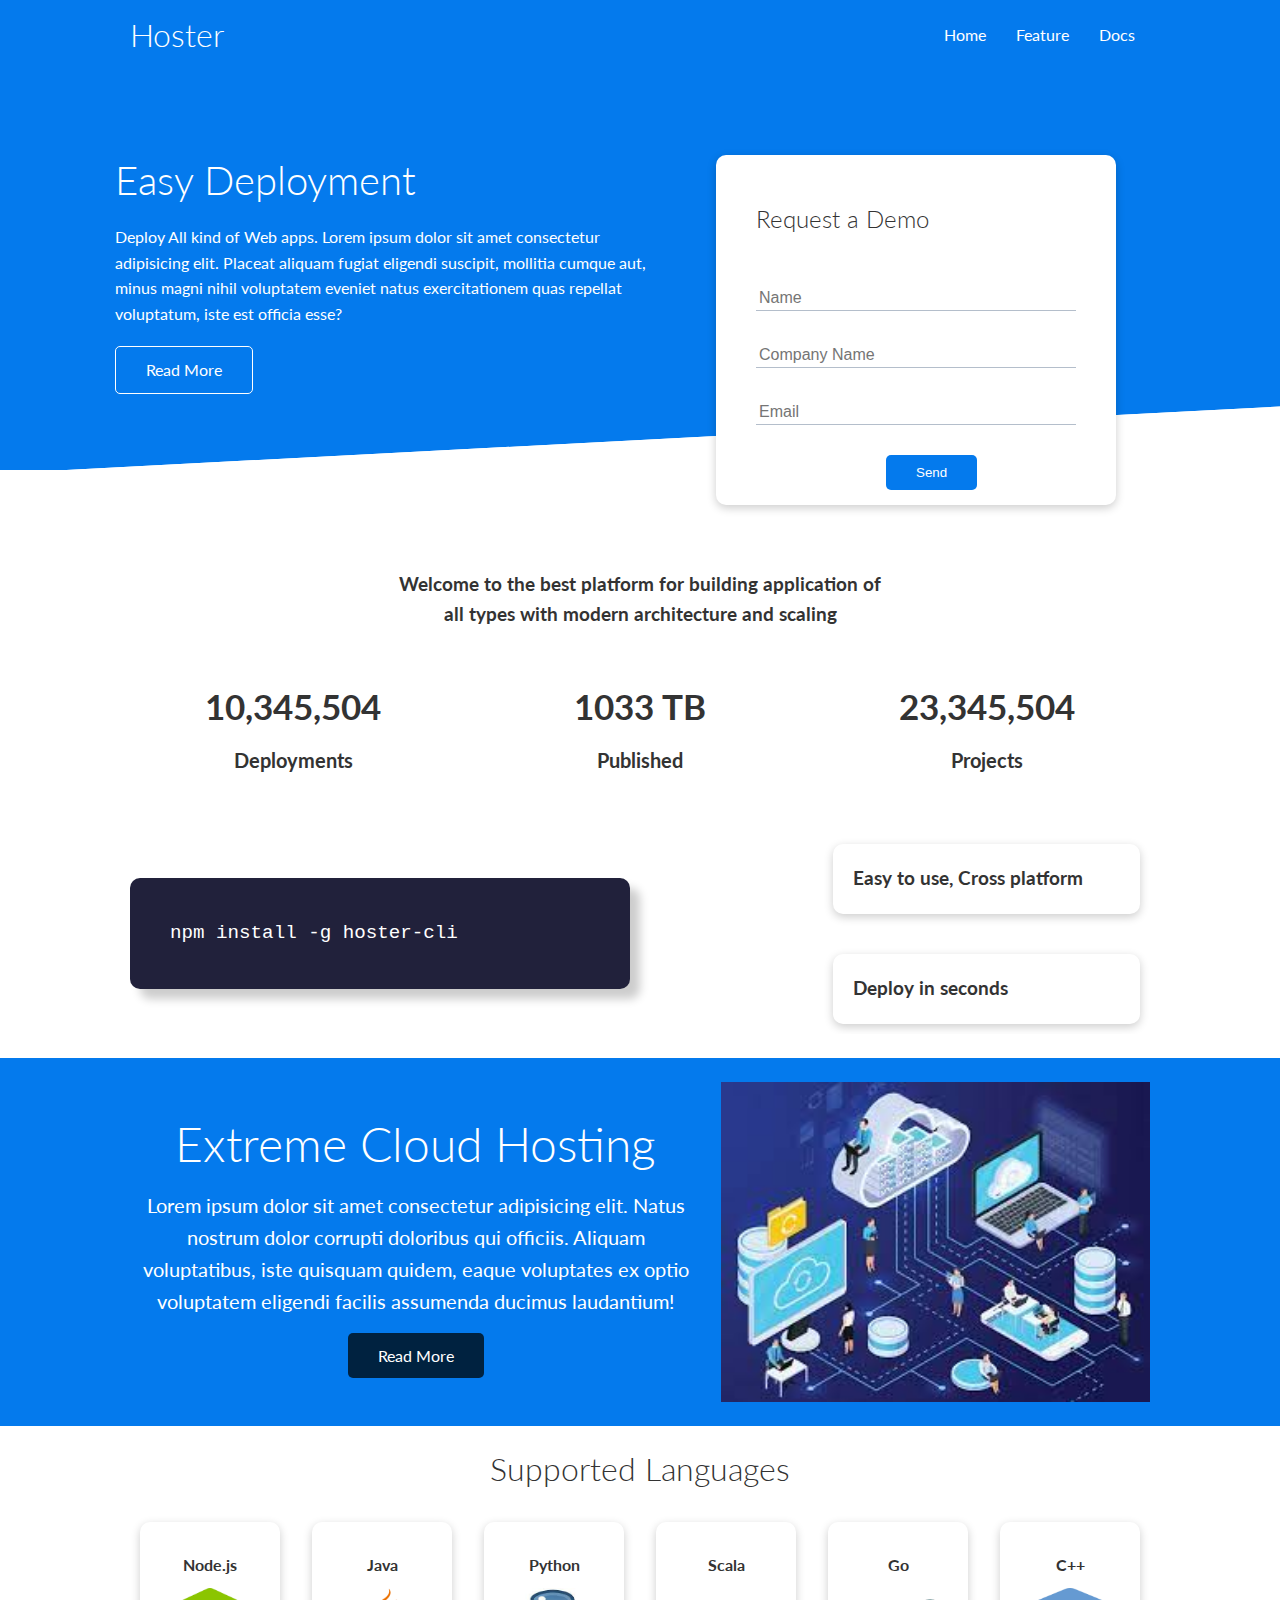
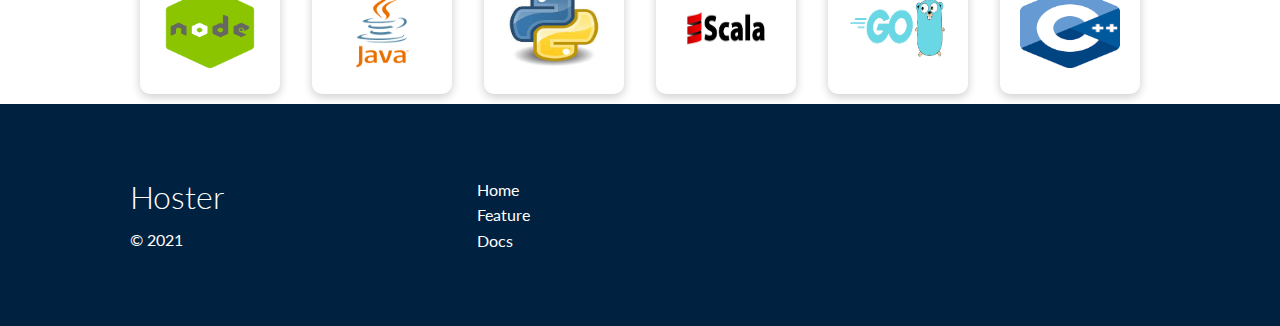
<file: index.html>
<!DOCTYPE html>
<html lang="en">
<head>
    <meta charset="UTF-8">
    <meta http-equiv="X-UA-Compatible" content="IE=edge">
    <meta name="viewport" content="width=device-width, initial-scale=1.0">
    <link rel="stylesheet" href="https://cdnjs.cloudflare.com/ajax/libs/font-awesome/6.0.0-beta2/css/all.min.css"
        integrity="sha512-YWzhKL2whUzgiheMoBFwW8CKV4qpHQAEuvilg9FAn5VJUDwKZZxkJNuGM4XkWuk94WCrrwslk8yWNGmY1EduTA=="
        crossorigin="anonymous" referrerpolicy="no-referrer" />
        <link href="./css/util.css" rel="stylesheet" />
        <link href="./css/style.css" rel="stylesheet"/>
    <title>Hoster</title>
</head>
<body>

    <!--NavBar-->
    <div class="navbar">
        <div class="container flex">
           <h1 class="logo">
                 Hoster                
           </h1>
            <nav>
                <ul>
                    <li>
                        <a href="index.html">Home</a>
                    </li>
                    <li>
                        <a href="features.html">Feature</a>
                    </li>
                    <li>
                        <a href="docs.html">Docs</a>
                    </li>
                </ul>
            </nav>
        </div>
    </div>

    <!-- Showcase-->
    <section class="showcase">
        <div class="container grid">
            <div class="showcase-text">
               <h1>
                   Easy Deployment
               </h1>
               <p>
                   Deploy All kind of Web apps.
                   Lorem ipsum dolor sit amet consectetur adipisicing elit. Placeat aliquam fugiat eligendi suscipit, mollitia cumque aut, minus magni nihil voluptatem eveniet natus exercitationem quas repellat voluptatum, iste est officia esse?
               </p>
               <a href="feature.html" class="btn btn-outline">Read More</a>
            </div>
            <div class="showcase-form card">
                    <h2>Request a Demo</h2>
                    <form name="contact" method="post" netlify-honeypot="bot-field" data-netlify="true">
                        <input type="hidden" name="contact" value="contact">
                        <p class="hidden">
                            <label >Don't fill this out if you're a human
                            <input type="text" name="bot-field">
                            </label>
                        </p>
                        <div class="form-control">
                            <input type="text" name="name" placeholder="Name" required>
                        </div>
                        <div class="form-control">
                            <input type="text" name="company" placeholder="Company Name" required>
                        </div>
                        <div class="form-control">
                            <input type="email" name="email" placeholder="Email" required>
                        </div>
                        <input type="submit" value="Send" class="btn btn-primary">
                    </form>
            </div>
        </div>
    </section>

    <!--Stats-->
<section class="stats">
    <div class="container">
        <h3 class="stats-heading text-center my-1">
            Welcome to the best platform for building application of all types with 
            modern architecture and scaling
        </h3>
        <div class="grid grid-3 text-center my-4">
            <div>
                <i class="fas fa-server fa-3x"></i>
                <h3>10,345,504</h3>
                <p class="text-secondary">Deployments</p>
            </div>
            <div>
                <i class="fas fa-upload fa-3x"></i>
                <h3>1033 TB</h3>
                <p class="text-secondary">Published</p>
            </div>
            <div>
                <i class="fas fa-project-diagram fa-3x"></i>
                <h3>23,345,504</h3>
                <p class="text-secondary">Projects</p>
            </div>
        </div>
    </div>
</section>

<!-- Cli -->
<section class="cli">
    <div class="container grid">
        <div class="command-line">
            <pre>npm install -g hoster-cli</pre>
        </div>
        <div class="card"><h3>Easy to use, Cross platform</h3></div>
        <div class="card"><h3>Deploy in seconds</h3></div>
    </div>
</section>

<!-- Cloud -->
<section class="cloud bg-primary my-2 py-2">
    <div class="container grid">
        <div class="text-center">
            <h2 class="lg">Extreme Cloud Hosting</h2>
            <p class="lead my-1">
                Lorem ipsum dolor sit amet consectetur adipisicing elit. Natus nostrum dolor corrupti doloribus qui officiis. Aliquam voluptatibus, iste quisquam quidem, eaque voluptates ex optio voluptatem eligendi facilis assumenda ducimus laudantium!
            </p>
            <a href="feature.html" class="btn btn-dark">Read More</a>
        </div>
         <img src="./images/cloudComp.jfif">
    </div>
</section>

<!-- Languages -->
<section class="languages">
    <h2 class="md text-center my-2">
        Supported Languages
    </h2>
    <div class="container flex">
        <div class="card">
            <h4>Node.js</h4>
            <img src="./images/node.png"/>
        </div>
        <div class="card">
            <h4>Java</h4>
            <img src="./images/java.png" />
        </div>
        <div class="card">
            <h4>Python</h4>
            <img src="./images/python.jfif" />
        </div>
        <div class="card">
            <h4>Scala</h4>
            <img src="./images/scala.png" />
        </div>
        <div class="card">
            <h4>Go</h4>
            <img src="./images/go.png" />
        </div>
        <div class="card">
            <h4>C++</h4>
            <img src="./images/c++.png" />
        </div>
       
    </div>
</section>

<!-- Footer -->
<footer class="footer bg-dark py-5">
    <div class="container grid grid-3">
        <div>
            <h1>Hoster</h1>
            <p>&copy; 2021</p>
        </div>
        <nav>
            <ul>
                <li>
                    <a href="index.html">Home</a>
                </li>
                <li>
                    <a href="features.html">Feature</a>
                </li>
                <li>
                    <a href="docs.html">Docs</a>
                </li>
            </ul>
        </nav>
        <div class="social">
            <a href="https://github.com/thirumuthu/hoster-website" class="fab fa-github fa-2x"></a>
            <a href="https://www.linkedin.com/in/muthukumar-s-48632110a" class="fab fa-linkedin fa-2x"></a>
            <a href="#" class="fab fa-twitter fa-2x"></a>
            <a href="#" class="fab fa-instagram fa-2x"></a>
        </div>
    </div>
</footer>
</body>
</html>
</file>
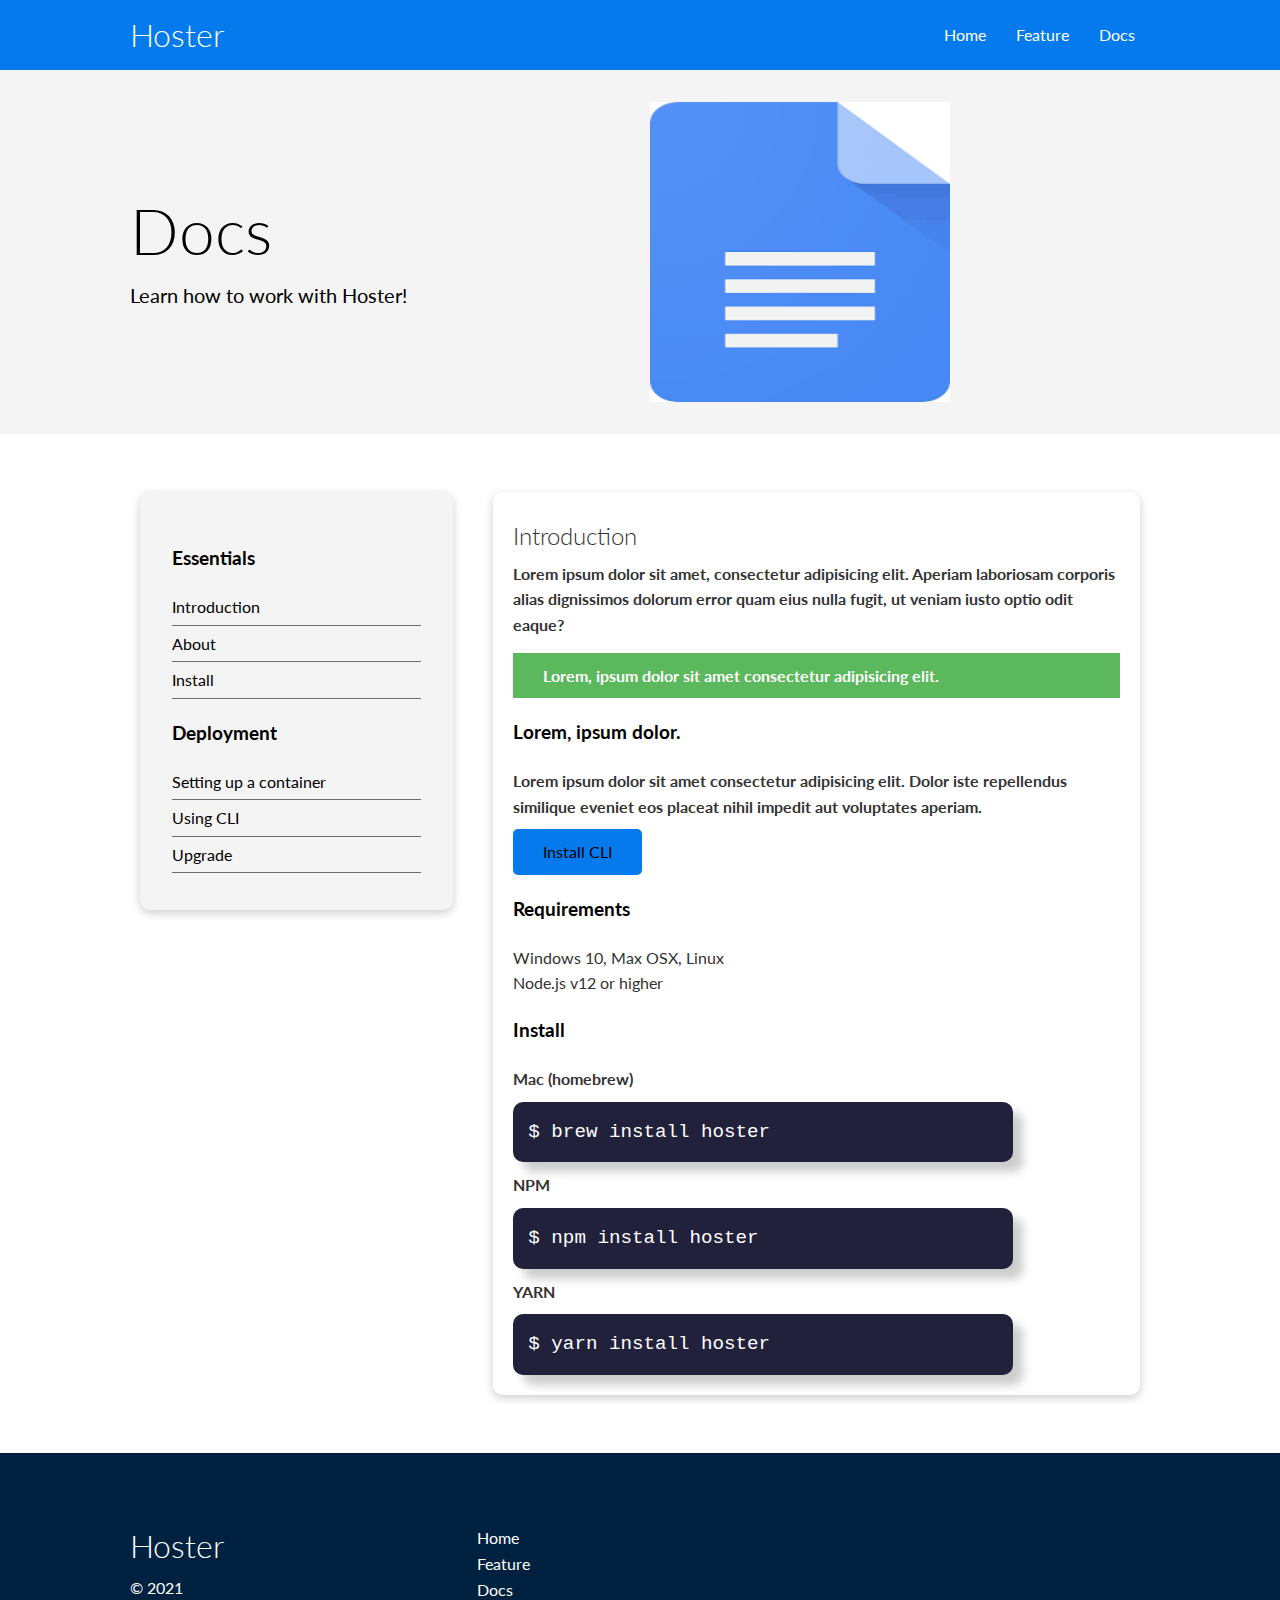
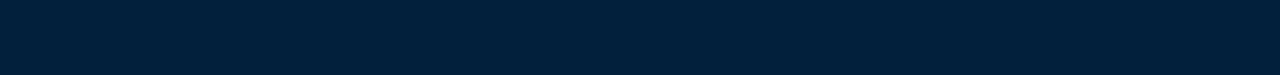
<file: docs.html>
<!DOCTYPE html>
<html lang="en">

<head>
    <meta charset="UTF-8">
    <meta http-equiv="X-UA-Compatible" content="IE=edge">
    <meta name="viewport" content="width=device-width, initial-scale=1.0">
    <link rel="stylesheet" href="https://cdnjs.cloudflare.com/ajax/libs/font-awesome/6.0.0-beta2/css/all.min.css"
        integrity="sha512-YWzhKL2whUzgiheMoBFwW8CKV4qpHQAEuvilg9FAn5VJUDwKZZxkJNuGM4XkWuk94WCrrwslk8yWNGmY1EduTA=="
        crossorigin="anonymous" referrerpolicy="no-referrer" />
    <link href="./css/util.css" rel="stylesheet" />
    <link href="./css/style.css" rel="stylesheet" />
    <title>Hoster</title>
</head>

<body>

    <!--NavBar-->
    <div class="navbar">
        <div class="container flex">
            <h1 class="logo">
                Hoster
            </h1>
            <nav>
                <ul>
                    <li>
                        <a href="index.html">Home</a>
                    </li>
                    <li>
                        <a href="features.html">Feature</a>
                    </li>
                    <li>
                        <a href="docs.html">Docs</a>
                    </li>
                </ul>
            </nav>
        </div>
    </div>

    <!-- Head -->
    <section class="docs-head bg-light py-3">
        <div class="container grid">
            <div>
                <h1 class="xl">Docs</h1>
                <p class="lead">Learn how to work with Hoster!</p>
            </div>
            <img src="images/docs.png" />
        </div>
    </section>

    <!-- Docs Main -->
    <section class="docs-main my-4">
        <div class="container grid">
            <div class="card bg-light p-3">
                <h3 class="my-2">Essentials</h3>
                <nav>
                    <ul>
                        <li><a href="#">Introduction</a></li>
                        <li><a href="#">About</a></li>
                        <li><a href="#">Install</a></li>
                    </ul>
                </nav>
                <h3 class="my-2">Deployment</h3>
                <nav>
                    <ul>
                        <li><a href="#">Setting up a container</a></li>
                        <li><a href="#">Using CLI</a></li>
                        <li><a href="#">Upgrade</a></li>
                    </ul>
                </nav>
            </div>
            <div class="card">
                <h2>Introduction</h2>
                <p>Lorem ipsum dolor sit amet, consectetur adipisicing elit. Aperiam laboriosam corporis alias dignissimos dolorum error quam eius nulla fugit, ut veniam iusto optio odit eaque?</p>
            <div class="alert alert-success">
                <i class="fas fa-info"></i>Lorem, ipsum dolor sit amet consectetur adipisicing elit.
            </div>
            <h3>Lorem, ipsum dolor.</h3>
            <p>Lorem ipsum dolor sit amet consectetur adipisicing elit. Dolor iste repellendus similique eveniet eos placeat nihil impedit aut voluptates aperiam.</p>
            <a href="#" class="btn btn-primary">Install CLI</a>

            <h3>Requirements</h3>
            <ul>
                <li>Windows 10, Max OSX, Linux</li>
                <li>Node.js v12 or higher</li>
            </ul>
            <h3>Install</h3>
            <p>Mac (homebrew)</p>
            <pre class="command-line"><code>$ brew install hoster</code></pre>
            <p>NPM</p>
            <pre class="command-line"><code>$ npm install hoster</code></pre>
            <p>YARN</p>
            <pre class="command-line"><code>$ yarn install hoster</code></pre>
            </div>
        </div>
    </section>
    

    <!-- Footer -->
    <footer class="footer bg-dark py-5">
        <div class="container grid grid-3">
            <div>
                <h1>Hoster</h1>
                <p>&copy; 2021</p>
            </div>
            <nav>
                <ul>
                    <li>
                        <a href="index.html">Home</a>
                    </li>
                    <li>
                        <a href="./features.html">Feature</a>
                    </li>
                    <li>
                        <a href="docs.html">Docs</a>
                    </li>
                </ul>
            </nav>
            <div class="social">
                <a href="https://github.com/thirumuthu/hoster-website" class="fab fa-github fa-2x"></a>
                <a href="https://www.linkedin.com/in/muthukumar-s-48632110a" class="fab fa-linkedin fa-2x"></a>
                <a href="#" class="fab fa-twitter fa-2x"></a>
                <a href="#" class="fab fa-instagram fa-2x"></a>
            </div>
        </div>
    </footer>
</body>

</html>
</file>
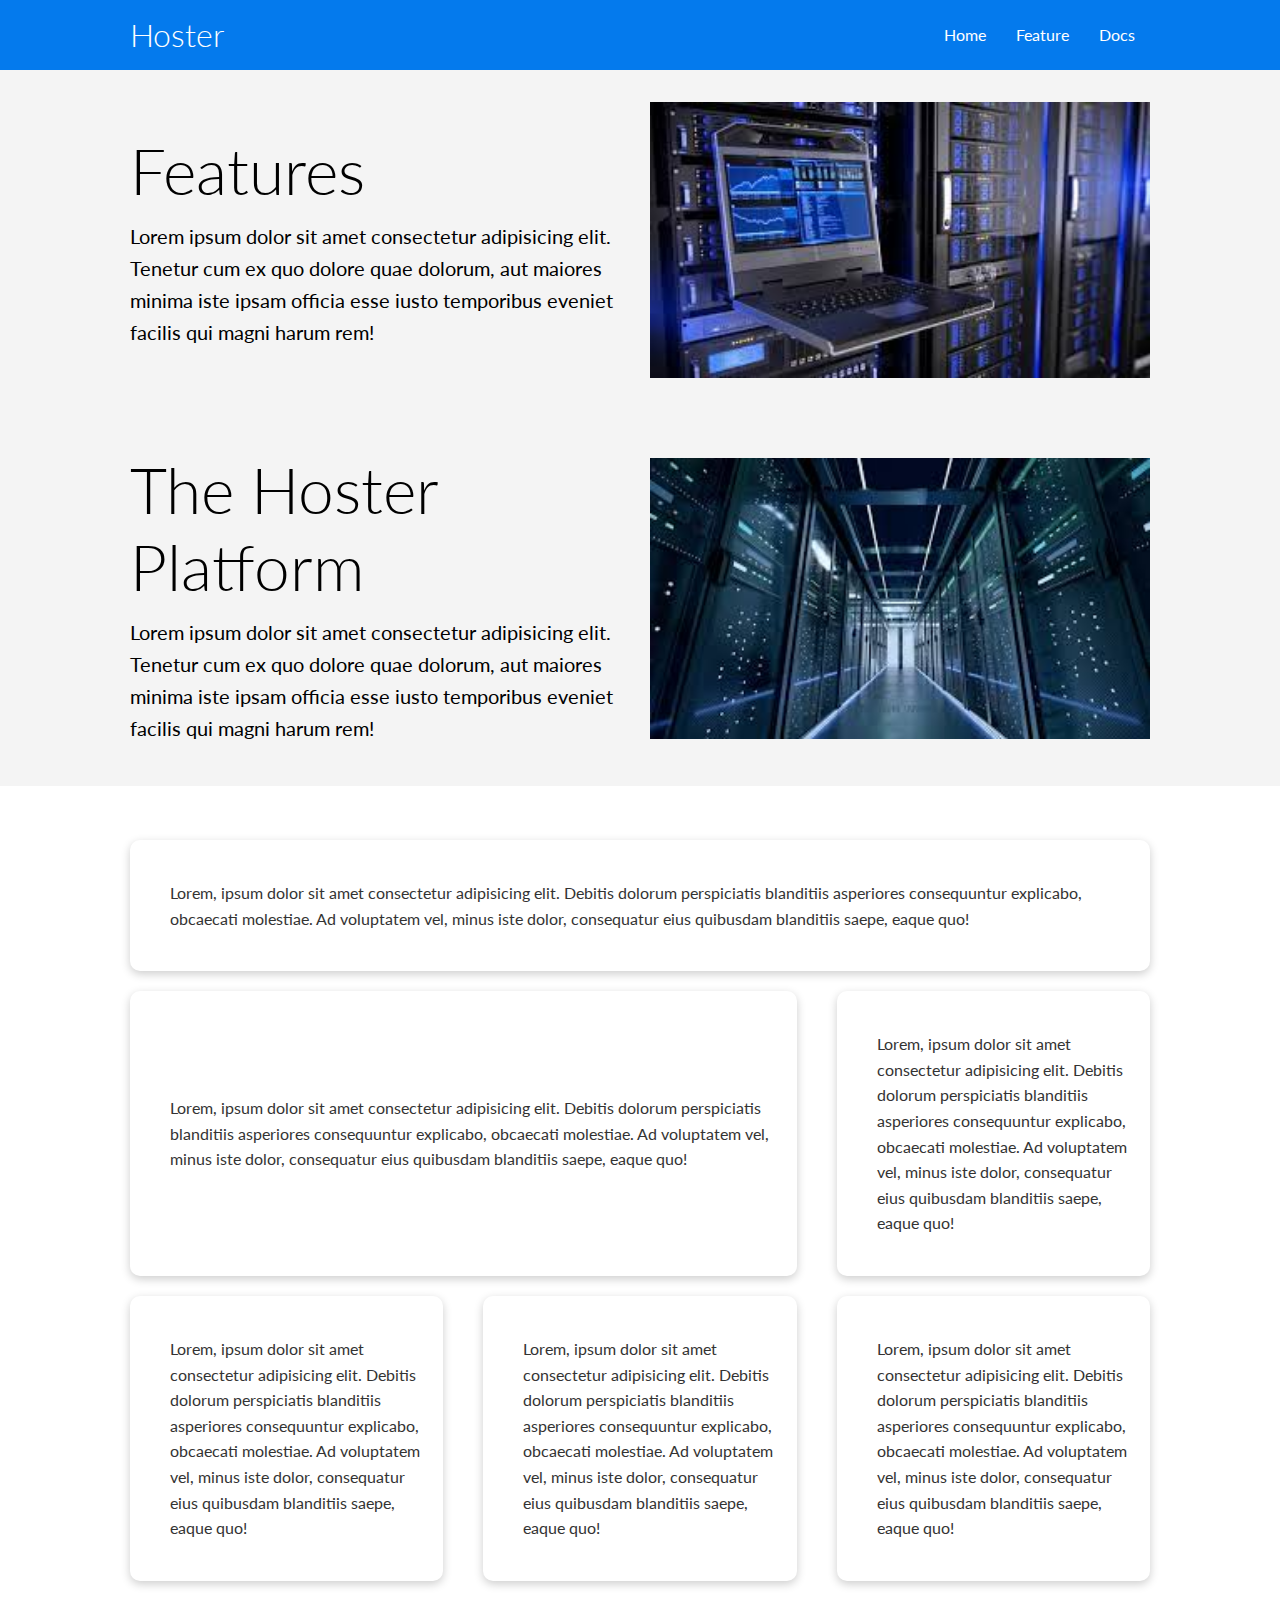
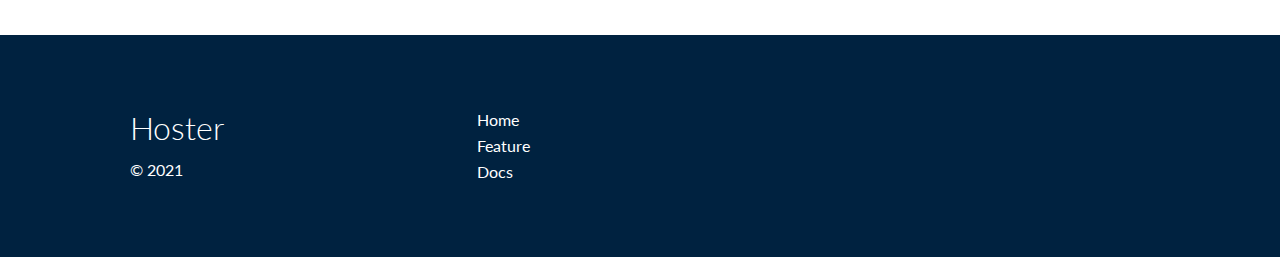
<file: features.html>
<!DOCTYPE html>
<html lang="en">

<head>
    <meta charset="UTF-8">
    <meta http-equiv="X-UA-Compatible" content="IE=edge">
    <meta name="viewport" content="width=device-width, initial-scale=1.0">
    <link rel="stylesheet" href="https://cdnjs.cloudflare.com/ajax/libs/font-awesome/6.0.0-beta2/css/all.min.css"
        integrity="sha512-YWzhKL2whUzgiheMoBFwW8CKV4qpHQAEuvilg9FAn5VJUDwKZZxkJNuGM4XkWuk94WCrrwslk8yWNGmY1EduTA=="
        crossorigin="anonymous" referrerpolicy="no-referrer" />
    <link href="./css/util.css" rel="stylesheet" />
    <link href="./css/style.css" rel="stylesheet" />
    <title>Hoster</title>
</head>

<body>

    <!--NavBar-->
    <div class="navbar">
        <div class="container flex">
            <h1 class="logo">
                Hoster
            </h1>
            <nav>
                <ul>
                    <li>
                        <a href="index.html">Home</a>
                    </li>
                    <li>
                        <a href="features.html">Feature</a>
                    </li>
                    <li>
                        <a href="docs.html">Docs</a>
                    </li>
                </ul>
            </nav>
        </div>
    </div>

 <!-- Head -->
<section class="features-sub-head bg-light py-3">
    <div class="container grid">
        <div>
            <h1 class="xl">Features</h1>
            <p class="lead">Lorem ipsum dolor sit amet consectetur adipisicing elit. Tenetur cum ex quo dolore quae
                dolorum, aut maiores minima iste ipsam officia esse iusto temporibus eveniet facilis qui magni harum
                rem!</p>
        </div>
        <img src="images/server.jfif" />
    </div>
</section>

 <!-- Sub Head -->
 <section class="features-sub-head bg-light py-3">
     <div class="container grid">
         <div>
             <h1 class="xl">The Hoster Platform</h1>
         <p class="lead">Lorem ipsum dolor sit amet consectetur adipisicing elit. Tenetur cum ex quo dolore quae dolorum, aut maiores minima iste ipsam officia esse iusto temporibus eveniet facilis qui magni harum rem!</p>
            </div>
            <img src="images/server-2.jfif"/>
     </div>
 </section>

 <section class="features-main my-2">
     <div class="container grid grid-3">
         <div class="card flex">
             <i class="fas fa-server fa-3x"></i>
             <p>Lorem, ipsum dolor sit amet consectetur adipisicing elit. Debitis dolorum perspiciatis blanditiis asperiores consequuntur explicabo, obcaecati molestiae. Ad voluptatem vel, minus iste dolor, consequatur eius quibusdam blanditiis saepe, eaque quo!</p>
         </div>
        <div class="card flex">
            <i class="fas fa-laptop-code fa-3x"></i>
            <p>Lorem, ipsum dolor sit amet consectetur adipisicing elit. Debitis dolorum perspiciatis blanditiis asperiores
                consequuntur explicabo, obcaecati molestiae. Ad voluptatem vel, minus iste dolor, consequatur eius quibusdam
                blanditiis saepe, eaque quo!</p>
        </div>
        <div class="card flex">
            <i class="fas fa-power-off fa-3x"></i>
            <p>Lorem, ipsum dolor sit amet consectetur adipisicing elit. Debitis dolorum perspiciatis blanditiis asperiores
                consequuntur explicabo, obcaecati molestiae. Ad voluptatem vel, minus iste dolor, consequatur eius quibusdam
                blanditiis saepe, eaque quo!</p>
        </div>
        <div class="card flex">
            <i class="fas fa-upload fa-3x"></i>
            <p>Lorem, ipsum dolor sit amet consectetur adipisicing elit. Debitis dolorum perspiciatis blanditiis asperiores
                consequuntur explicabo, obcaecati molestiae. Ad voluptatem vel, minus iste dolor, consequatur eius quibusdam
                blanditiis saepe, eaque quo!</p>
        </div>
        <div class="card flex">
            <i class="fas fa-project-diagram fa-3x"></i>
            <p>Lorem, ipsum dolor sit amet consectetur adipisicing elit. Debitis dolorum perspiciatis blanditiis asperiores
                consequuntur explicabo, obcaecati molestiae. Ad voluptatem vel, minus iste dolor, consequatur eius quibusdam
                blanditiis saepe, eaque quo!</p>
        </div>
        <div class="card flex">
            <i class="fas fa-database fa-3x"></i>
            <p>Lorem, ipsum dolor sit amet consectetur adipisicing elit. Debitis dolorum perspiciatis blanditiis asperiores
                consequuntur explicabo, obcaecati molestiae. Ad voluptatem vel, minus iste dolor, consequatur eius quibusdam
                blanditiis saepe, eaque quo!</p>
        </div>
     </div>
 </section>
    <!-- Footer -->
    <footer class="footer bg-dark py-5">
        <div class="container grid grid-3">
            <div>
                <h1>Hoster</h1>
                <p>&copy; 2021</p>
            </div>
            <nav>
                <ul>
                    <li>
                        <a href="index.html">Home</a>
                    </li>
                    <li>
                        <a href="./features.html">Feature</a>
                    </li>
                    <li>
                        <a href="docs.html">Docs</a>
                    </li>
                </ul>
            </nav>
            <div class="social">
               <a href="https://github.com/thirumuthu/hoster-website" class="fab fa-github fa-2x"></a>
                <a href="https://www.linkedin.com/in/muthukumar-s-48632110a" class="fab fa-linkedin fa-2x"></a>
                <a href="#" class="fab fa-twitter fa-2x"></a>
                <a href="#" class="fab fa-instagram fa-2x"></a>
            </div>
        </div>
    </footer>
</body>

</html>
</file>
<file: css/util.css>
/* Utilities */
.container {
  max-width: 1100px;
  margin: 0 auto;
  overflow: auto;
  padding: 0 40px;
}

.card {
  background-color: #fff;
  border-radius: 10px;
  box-shadow: 0 3px 10px rgba(0, 0, 0, 0.2);
  padding: 20px;
  margin: 10px;
  color: #333;
}

.btn {
  display: inline-block;
  background-color: var(--primary-color);
  color: #fff;
  padding: 10px 30px;
  border: none;
  border-radius: 5px;
  cursor: pointer;
}

.btn-outline {
  background-color: transparent;
  border: 1px #fff solid;
}

.btn:hover {
  transform: scale(0.96);
}

.flex {
  display: flex;
  justify-content: space-between;
  align-items: center;
  height: 100%;
}

.grid {
  display: grid;
  grid-template-columns: repeat(2, 1fr);
  gap: 20px;
  justify-content: center;
  align-items: center;
  height: 100%;
}

.grid-3 {
  grid-template-columns: repeat(3, 1fr);
}

.text-center {
  text-align: center;
}

.alert{
  background-color: var(--light-color);
  padding: 10px 20px;
  font-weight: bold;
  margin: 15px 0;
}

.alert i{
  margin-right:  10px;
}

.alert-success{
  background-color: var(--success-color);
  color: #fff;
}

.alert-error{
  background-color: var(--error-color);
  color: #fff;
}
/* Margins */

.my-1 {
  margin: 1rem 0;
}
.my-2 {
  margin: 1.5rem 0;
}
.my-3 {
  margin: 2rem 0;
}
.my-4 {
  margin: 3rem 0;
}
.my-5 {
  margin: 4rem 0;
}

.m-1 {
  margin: 1rem;
}
.m-2 {
  margin: 1.5rem;
}
.m-3 {
  margin: 2rem;
}
.m-4 {
  margin: 3rem;
}
.m-5 {
  margin: 4rem;
}

/* Padding */
.py-1 {
  padding: 1rem 0;
}
.py-2 {
  padding: 1.5rem 0;
}
.py-3 {
  padding: 2rem 0;
}
.py-4 {
  padding: 3rem 0;
}
.py-5 {
  padding: 4rem 0;
}

.p-1 {
  padding: 1rem;
}
.p-2 {
  padding: 1.5rem;
}
.p-3 {
  padding: 2rem;
}
.p-4 {
  padding: 3rem;
}
.p-5 {
  padding: 4rem;
}

/* CommandLine */
.command-line {
  max-width: 500px;
  min-height: 40px;
  padding: 40px;
  text-align: left;
  border-radius: 10px;
  background: rgb(33, 33, 59);
  color: #fff;
  font-size: 1.2rem;
  box-shadow: 10px 10px 10px rgba(0, 0, 0, 0.2);
}

/* RedBall */
.red-ball {
  border-radius: 50%;
  border: 20px;
  color: red;
  background-color: royalblue;
}

.bg-primary,
.btn-primary {
  background-color: var(--primary-color);
  color: #fff;
}
.bg-secondary,
.btn-secondary {
  background-color: var(--secondary-color);
  color: #fff;
}
.bg-dark,
.btn-dark {
  background-color: var(--dark-color);
  color: #fff;
}
.bg-light,
.btn-light {
  background-color: var(--light-color);
  color: #fff;
}

.bg-primary a,
.btn-primary a,
.bg-secondary a,
.btn-secondary a,
.bg-dark a,
.btn-dark a,
.bg-light a,
.btn-light a {
  color: #fff;
}

.lead {
  font-size: 20px;
}

.sm {
  font-size: 1rem;
}

.md {
  font-size: 2rem;
}

.lg {
  font-size: 3rem;
}

.xl {
  font-size: 4rem;
}
</file>
<file: css/style.css>
@import url("https://fonts.googleapis.com/css2?family=Lato:wght@300&display=swap");

:root {
  --primary-color: #047aed;
  --secondary-color: #1c3fa8;
  --dark-color: #002240;
  --light-color: #f4f4f4;
  --success-color: #5cb85c;
  --error-color: #d9534f;
}

* {
  box-sizing: border-box;
  padding: 0;
  margin: 0;
}

body {
  font-family: "Lato", sans-serif;
  color: #333;
  line-height: 1.6;
}

ul {
  list-style-type: none;
}

a {
  text-decoration: none;
  color: #333;
}

h1,
h2 {
  font-weight: 300;
  line-height: 1.2;
  margin: 10px 0;
}

p {
  margin: 10px 0;
}

img {
  width: 100%;
}

.hidden{
  visibility: hidden;
  height: 0;
}

/* navbar */
.navbar {
  background-color: var(--primary-color);
  color: #fff;
  height: 70px;
}

.navbar ul {
  display: flex;
}

.navbar a {
  color: #fff;
  padding: 10px;
  margin: 0 5px;
}

.navbar a:hover {
  border-bottom: #fff solid;
}

/* Showcase */
.showcase {
  height: 400px;
  background-color: var(--primary-color);
  color: #fff;
  position: relative;
}

.showcase h1 {
  font-size: 40px;
}

.showcase p {
  margin: 20px 0;
}

.showcase .grid {
  overflow: visible;
  grid-template-columns: 55% 45%;
  gap: 30px;
}

.showcase-text{
  animation: slideInFromLeft 1s ease-in;
}

.showcase-form {
  position: relative;
  top: 60px;
  height: 350px;
  width: 400px;
  padding: 40px;
  z-index: 100;
  animation: slideInFromTop 1s ease-in;
}

.showcase-form .form-control {
  margin: 30px 0;
}

.showcase-form .btn {
  left: 130px;
  position: relative;
}

.showcase-form input[type="text"],
.showcase-form input[type="email"] {
  border: 0;
  border-bottom: 1px solid #b4becb;
  width: 100%;
  padding: 3px;
  font-size: 16px;
  outline: none;
}

.showcase::before,
.showcase::after {
  content: "";
  position: absolute;
  background-color: #fff;
  height: 100px;
  bottom: -70px;
  right: 0;
  left: 0;
  transform: skewY(-3deg);
  -webkit-transform: skewY(-3deg);
  -moz-transform: skewY(-3deg);
  -ms-transform: skewY(-3deg);
}

/* Stats */
.stats {
  padding-top: 100px;
  animation: slideInFromBottom 1s ease-in;
}

.stats-heading {
  max-width: 500px;
  margin: auto;
}

.stats .grid h3 {
  font-size: 35px;
}

.stats .grid p {
  font-size: 20px;
  font-weight: bold;
}

/* Cli */
.cli .grid {
  grid-template-columns: repeat(3, 1fr);
  grid-template-rows: repeat(2, 1fr);
}

.cli .grid > *:first-child {
  grid-column: 1 / span 2;
  grid-row: 1 / span 2;
}

.cloud .grid {
  grid-template-columns: 4fr 3fr;
}
.languages .card {
  transition: transform;
  position: relative;
  transition-duration: 0.2s;
  animation-name: language-card;
  animation-duration: 2s;
  transition-timing-function: ease-in;
}

@keyframes language-card {
  0% {
    left: -3000px;
  }
  100% {
    left: 0px;
  }
}

.languages .card h4 {
  text-align: center;
  margin: 10px;
}
.languages .flex {
  flex-wrap: wrap;
}
.languages .card img {
  width: 100px;
  height: 80px;
  align-items: center;
}

.languages .card:hover {
  transform: translateY(-10px);
}

/* Features */
.features-head img,
.features-sub-head img {
  width: 500px;
  justify-self: flex-end;
}
.docs-head img {
  width: 300px;
  height: 300px;
  background-color: var(--light-color);
}
.features-head,
.features-sub-head,
.docs-head,
.docs-main h3,
.docs-main a {
  color: black;
}

.features-main .card i {
  margin-right: 20px;
}

.features-main .grid {
  padding: 30px;
}

.features-main .grid > *:first-child {
  grid-column: 1 / span 3;
}

.features-main .grid > *:nth-child(2) {
  grid-column: 1 / span 2;
}

.docs-main h3 {
  margin: 20px 0;
}

.docs-main .grid {
  grid-template-columns: 1fr 2fr;
  align-items: flex-start;
}

.docs-main nav li {
  padding-bottom: 5px;
  margin-bottom: 5px;
  border-bottom: 1px solid rgb(109, 108, 108);
}

.docs-main nav li:hover {
  font-weight: bold;
}

.docs-main .command-line {
  max-width: 500px;
  padding: 15px;
  text-align: left;
  border-radius: 10px;
  background: rgb(33, 33, 59);
  color: #fff;
  font-size: 1.2rem;
  box-shadow: 10px 10px 10px rgba(0, 0, 0, 0.2);
}
.docs-main p {
  font-weight: bold;
}
/* Footer */
.footer .social a {
  margin: 0 10px;
}

/* Animations */
@keyframes slideInFromLeft {
  0% {
    transform: translateX(-100%);
  }
  100% {
    transform: translateX(0);
  }
}

@keyframes slideInFromRightt {
  0% {
    transform: translateX(100%);
  }
  100% {
    transform: translateX(0);
  }
}
@keyframes slideInFromTop {
  0% {
    transform: translateY(-100%);
  }
  100% {
    transform: translateX(0);
  }
}
@keyframes slideInFromBottom {
  0% {
    transform: translateY(100%);
  }
  100% {
    transform: translateX(0);
  }
}

/* Tablet & under */
@media (max-width: 768px) {
  .grid,
  .showcase .grid,
  .stats .grid,
  .cli .grid,
  .cloud .grid,
  .features-main .grid,
  .docs-main .grid {
    grid-template-columns: 1fr;
    grid-template-rows: 1fr;
  }
  .showcase {
    height: auto;
  }
  .showcase-text {
    text-align: center;
    margin-top: 40px;
    animation: slideInFromTop 1s ease-in;

  }

  .showcase-form {
    justify-self: center;
    margin: auto;
    animation: slideInFromBottom 1s ease-in;

  }

  .features-head,
  .features-sub-head,
  .docs-head {
    text-align: center;
  }
  .features-head img,
  .features-sub-head img,
  .docs-head img {
    justify-self: center;
  }

  .features-main .grid > *:first-child,
  .features-main .grid > *:nth-child(2) {
    grid-column: 1;
  }
}

/* Mobiles */
@media (max-width: 500px) {
  .navbar {
    height: 110px;
  }
  .navbar .flex {
    flex-direction: column;
  }

  .navbar ul {
    padding: 10px;
    background-color: rgba(0, 0, 0, 0.2);
  }
}
</file>
